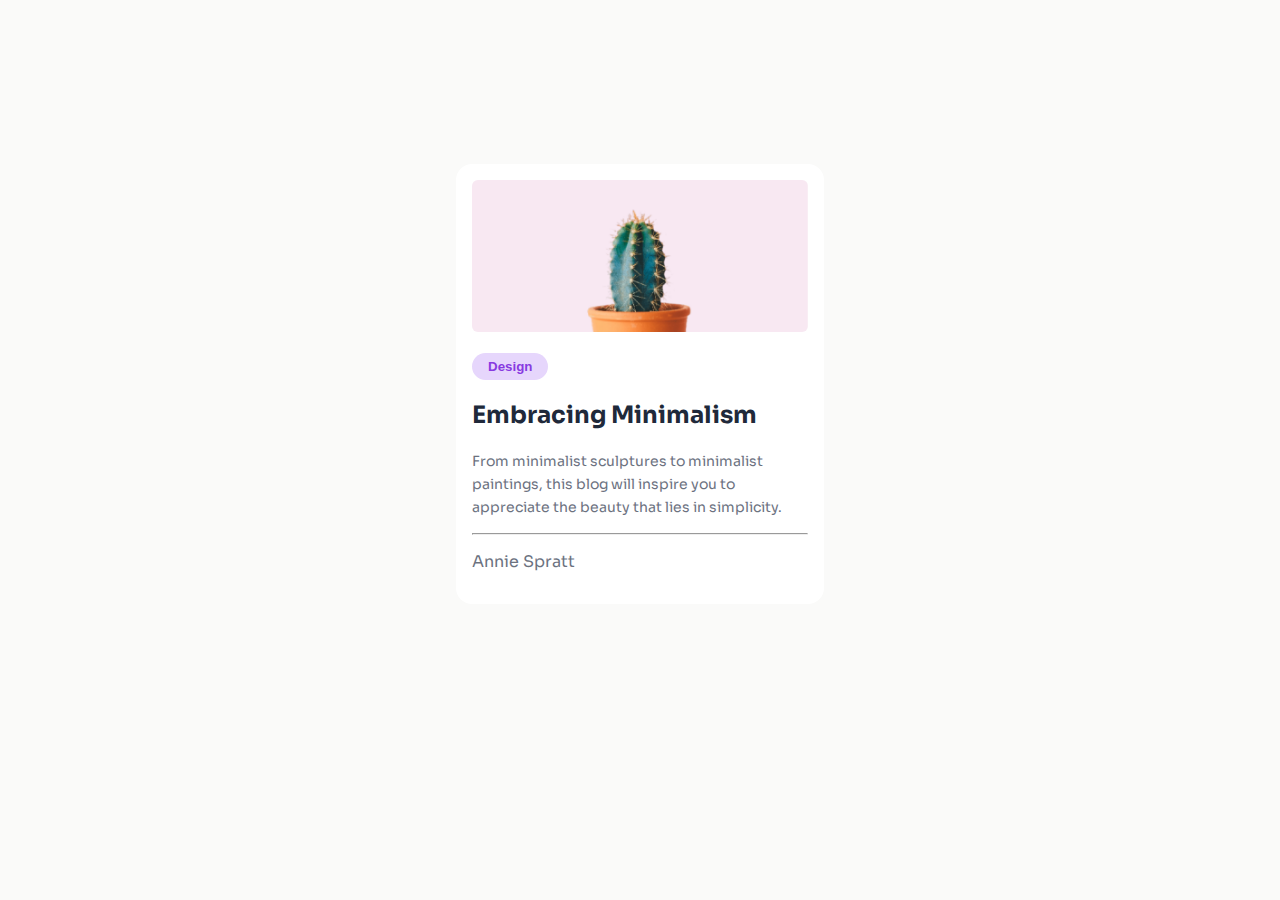
<file: index.html>
<!DOCTYPE html>
<html lang="en">

<head>
	<meta charset="UTF-8">
	<meta name="viewport" content="width=device-width, initial-scale=1.0">
	<title>Minimal Blog Card</title>
	<link rel="stylesheet" href="style.css">
</head>

<body>
	<main id="container">
		<div>
			<img src="./cactus_img.jpg" alt="cactus_img">
		</div>
		<section class="first">
			<button class="tag">Design</button>
			<h2 class="heading">Embracing Minimalism</h2>
			<p class="description">From minimalist sculptures to minimalist paintings, this blog will inspire you to
				appreciate the beauty that lies in simplicity.</p>

		</section>
		<hr>
		<section class="second">
			<p class="footer">Annie Spratt</p>
		</section>
	</main>
</body>

</html>
</file>
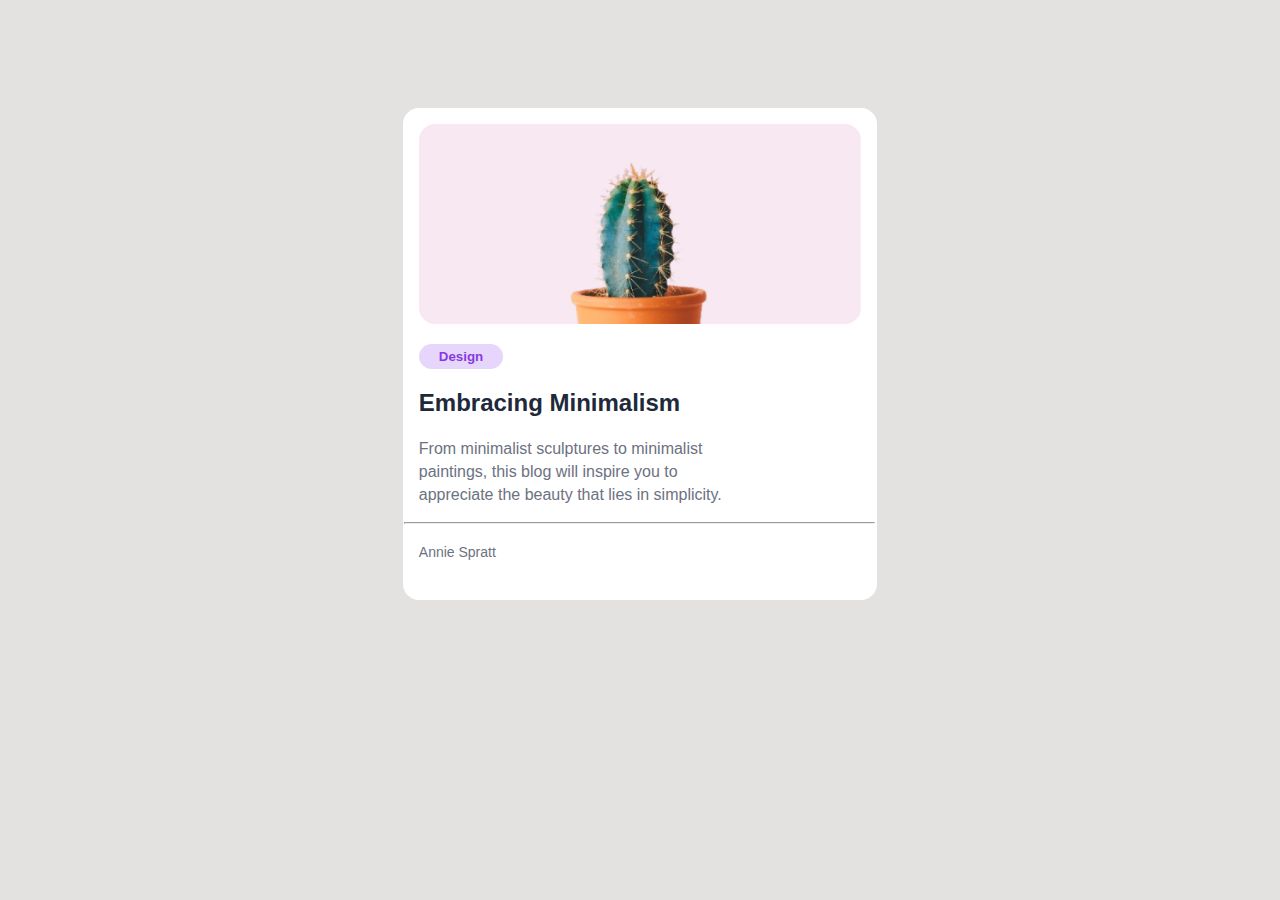
<file: dccl--responsive-mini-blog-card/index.html>
<!DOCTYPE html>
<html lang="en">

<head>
	<meta charset="UTF-8">
	<meta name="viewport" content="width=device-width, initial-scale=1.0">
	<title>Minimal Blog Card</title>
	<link rel="stylesheet" href="style.css">
</head>

<body>
	<div id="container">
		<div class="img-container"><img src="./cactus_img.jpg" alt=""></div>
		<div class="description">
			<button class="tag">Design</button>
			<h2>Embracing Minimalism</h2>
			<p>From minimalist sculptures to minimalist paintings, this blog will inspire you to appreciate the beauty that
				lies in simplicity.</p>
		</div>
		<hr>
		<div class="small-text">Annie Spratt</div>
	</div>
</body>

</html>
</file>
<file: style.css>
@import url("https://fonts.googleapis.com/css2?family=Sora:wght@100..800&display=swap");

/* body {
  font-family: "Sora", sans-serif;
  display: flex;
  justify-content: center;
  align-items: center;
  background-color: #e4e1e1;
}

#container {
  width: 35%;
  height: 460px;
  background-color: #fff;
  /* border: 1px solid red; 
  padding: 16px;
  border-radius: 16px;
  margin-top: ;
}
.img-container > img {
  width: 100%;
  border-radius: 16px;
}

.tag {
  background-color: #e6d6fc;
  color: #883ae1;
  border: none;
  margin-top: 16px;
  padding: 5px 20px;
  border-radius: 25px;
  font-family: "Sora" sans-serif;
  /* font-size: 10px; 
  font-weight: bolder;
}
h2 {
  font-family: "Sora", sans-serif;
  color: #20293a;
}
p {
  color: #6c727f;
  width: 70%;
  font-size: 16px;
  line-height: 23px;
  text-align: left;
}

hr {
  color: #6c727f;
  width: 106%;
  margin-left: -15px;
}

.small-text {
  margin-top: 20px;
  font-family: "Sora" sans-serif;
  color: #6c727f;
  font-size: 14px;
} */

/* styles */
/* * {
  border-radius: 16px;
} */
body {
  background-color: #fafaf9;
  font-family: "Sora";
}
#container {
  width: 336px;
  background-color: #ffffff;
  height: auto;
  margin: 164px auto;
  border-radius: 16px;
  overflow: hidden;
  padding: 16px;
}
div img {
  width: 100%;
  border-radius: 6px;

  margin: auto;
}
.tag {
  background-color: #e6d6fc;
  color: #883ae1;
  border: none;
  margin-top: 16px;
  padding: 6px 16px;
  border-radius: 16px;
  font-weight: bolder;
}

.heading {
  color: #20293a;
}
.description {
  line-height: 23px;
  font-size: 14px;
}
.description,
.footer {
  color: #6c727f;
}
</file>
<file: dccl--responsive-mini-blog-card/style.css>
@import "https://fonts.google.com/specimen/Sora?query=sora";

body {
  font-family: "Sora", sans-serif;
  display: flex;
  justify-content: center;
  align-items: center;
  background-color: #e4e1e1;
}

#container {
  width: 35%;
  height: 460px;
  background-color: #fff;
  /* border: 1px solid red; */
  padding: 16px;
  border-radius: 16px;
  margin-top: 100px;

  align-items: start;
}
.img-container > img {
  width: 100%;
  border-radius: 16px;
}

.tag {
  background-color: #e6d6fc;
  color: #883ae1;
  border: none;
  margin-top: 16px;
  padding: 5px 20px;
  border-radius: 25px;
  font-family: "Sora" sans-serif;
  /* font-size: 10px; */
  font-weight: bolder;
}
h2 {
  font-family: "Sora", sans-serif;
  color: #20293a;
}
p {
  color: #6c727f;
  width: 70%;
  font-size: 16px;
  line-height: 23px;
  text-align: left;
}

hr {
  color: #6c727f;
  width: 106%;
  margin-left: -15px;
}

.small-text {
  margin-top: 20px;
  font-family: "Sora" sans-serif;
  color: #6c727f;
  font-size: 14px;
}
</file>
